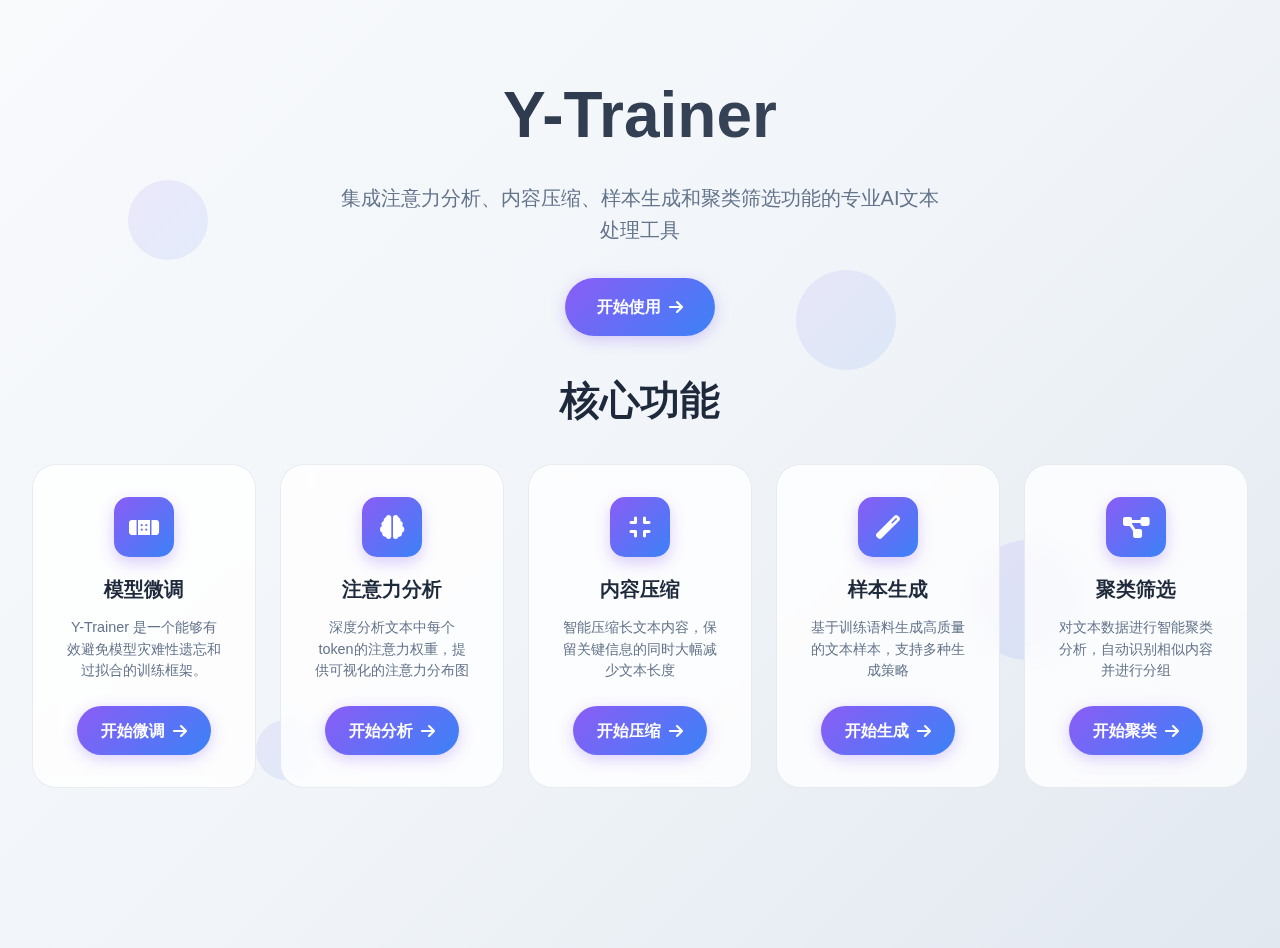
<file: frontend/static/index.html>
<!DOCTYPE html>
<html lang="en">
<head>
    <meta charset="UTF-8">
    <meta name="viewport" content="width=device-width, initial-scale=1.0">
    <title>Y-Trainer</title>
    <link href="https://cdnjs.cloudflare.com/ajax/libs/font-awesome/6.4.0/css/all.min.css" rel="stylesheet">
    <!-- External CSS file reference instead of inline styles -->
    <link rel="stylesheet" href="styles/index.css">
</head>
<body>
    <!-- Floating background elements -->
    <div class="floating-elements">
        <div class="floating-element"></div>
        <div class="floating-element"></div>
        <div class="floating-element"></div>
        <div class="floating-element"></div>
    </div>

    <!-- Main container without sidebar -->
    <div class="main-container">
        <!-- Hero section -->
        <section class="hero-section">
            <h1 class="hero-title">Y-Trainer<br></h1>
            <p class="hero-subtitle">
                集成注意力分析、内容压缩、样本生成和聚类筛选功能的专业AI文本处理工具
            </p>
            <div class="hero-buttons">
                <a href="attention.html" class="btn-primary">
                    <span>开始使用</span>
                    <i class="fas fa-arrow-right"></i>
                </a>
            </div>
        </section>

        <!-- Features section -->
        <section class="features-section" id="features">
            <h2 class="section-title">核心功能</h2>
            
            <div class="features-grid">
                <div class="feature-card" onclick="navigateToFeature('model.html')">
                    <div class="feature-icon">
                        <i class="fas fa-band-aid"></i>
                    </div>
                    <h3 class="feature-title">模型微调</h3>
                    <p class="feature-description">
                        Y-Trainer 是一个能够有效避免模型灾难性遗忘和过拟合的训练框架。
                    </p>
                    <a href="model.html" class="feature-button">
                        <span>开始微调</span>
                        <i class="fas fa-arrow-right"></i>
                    </a>
                </div>
                <div class="feature-card" onclick="navigateToFeature('attention.html')">
                    <div class="feature-icon">
                        <i class="fas fa-brain"></i>
                    </div>
                    <h3 class="feature-title">注意力分析</h3>
                    <p class="feature-description">
                        深度分析文本中每个token的注意力权重，提供可视化的注意力分布图
                    </p>
                    <a href="attention.html" class="feature-button">
                        <span>开始分析</span>
                        <i class="fas fa-arrow-right"></i>
                    </a>
                </div>

                <div class="feature-card" onclick="navigateToFeature('compression.html')">
                    <div class="feature-icon">
                        <i class="fas fa-compress"></i>
                    </div>
                    <h3 class="feature-title">内容压缩</h3>
                    <p class="feature-description">
                        智能压缩长文本内容，保留关键信息的同时大幅减少文本长度
                    </p>
                    <a href="compression.html" class="feature-button">
                        <span>开始压缩</span>
                        <i class="fas fa-arrow-right"></i>
                    </a>
                </div>

                <div class="feature-card" onclick="navigateToFeature('generation.html')">
                    <div class="feature-icon">
                        <i class="fas fa-magic"></i>
                    </div>
                    <h3 class="feature-title">样本生成</h3>
                    <p class="feature-description">
                        基于训练语料生成高质量的文本样本，支持多种生成策略
                    </p>
                    <a href="generation.html" class="feature-button">
                        <span>开始生成</span>
                        <i class="fas fa-arrow-right"></i>
                    </a>
                </div>

                <div class="feature-card" onclick="navigateToFeature('clustering.html')">
                    <div class="feature-icon">
                        <i class="fas fa-project-diagram"></i>
                    </div>
                    <h3 class="feature-title">聚类筛选</h3>
                    <p class="feature-description">
                        对文本数据进行智能聚类分析，自动识别相似内容并进行分组
                    </p>
                    <a href="clustering.html" class="feature-button">
                        <span>开始聚类</span>
                        <i class="fas fa-arrow-right"></i>
                    </a>
                </div>
               
            </div>
        </section>
    </div>

    <!-- External JavaScript file reference instead of inline script -->
    <script src="scripts/index.js"></script>
</body>
</html>
</file>
<file: frontend/static/styles/index.css>
* {
  margin: 0;
  padding: 0;
  box-sizing: border-box;
}

body {
  font-family: -apple-system, BlinkMacSystemFont, "Segoe UI", Roboto, Oxygen, Ubuntu, Cantarell, sans-serif;
  /* Fresh light background with subtle gradient */
  background: linear-gradient(135deg, #f8fafc 0%, #f1f5f9 50%, #e2e8f0 100%);
  color: #1e293b;
  line-height: 1.6;
  min-height: 100vh;
  overflow-x: hidden;
}

/* Animated floating elements background */
.floating-elements {
  position: fixed;
  top: 0;
  left: 0;
  width: 100%;
  height: 100%;
  pointer-events: none;
  z-index: 1;
}

.floating-element {
  position: absolute;
  background: linear-gradient(135deg, rgba(139, 92, 246, 0.1), rgba(59, 130, 246, 0.1));
  border-radius: 50%;
  animation: float 20s infinite linear;
}

.floating-element:nth-child(1) {
  width: 80px;
  height: 80px;
  top: 20%;
  left: 10%;
  animation-delay: 0s;
}

.floating-element:nth-child(2) {
  width: 120px;
  height: 120px;
  top: 60%;
  right: 15%;
  animation-delay: -5s;
}

.floating-element:nth-child(3) {
  width: 60px;
  height: 60px;
  top: 80%;
  left: 20%;
  animation-delay: -10s;
}

.floating-element:nth-child(4) {
  width: 100px;
  height: 100px;
  top: 30%;
  right: 30%;
  animation-delay: -15s;
}

@keyframes float {
  0% {
    transform: translateY(0px) rotate(0deg);
    opacity: 0.7;
  }
  50% {
    transform: translateY(-20px) rotate(180deg);
    opacity: 0.3;
  }
  100% {
    transform: translateY(0px) rotate(360deg);
    opacity: 0.7;
  }
}

.nav-container {
  max-width: 1434px;
  margin: 0 auto;
  display: flex;
  justify-content: space-between;
  align-items: center;
}

.logo {
  font-size: 1.5rem;
  font-weight: 700;
  background: linear-gradient(135deg, #8b5cf6, #3b82f6);
  -webkit-background-clip: text;
  -webkit-text-fill-color: transparent;
  background-clip: text;
}

.nav-links {
  display: flex;
  gap: 2rem;
  list-style: none;
}

.nav-link {
  color: #64748b;
  text-decoration: none;
  font-weight: 500;
  transition: all 0.3s ease;
  position: relative;
}

.nav-link:hover {
  color: #8b5cf6;
}

.nav-link::after {
  content: "";
  position: absolute;
  bottom: -5px;
  left: 0;
  width: 0;
  height: 2px;
  background: linear-gradient(135deg, #8b5cf6, #3b82f6);
  transition: width 0.3s ease;
}

.nav-link:hover::after {
  width: 100%;
}

/* Main container without sidebar */
.main-container {
  max-width: 1500px;
  margin: 0 auto;
  padding: 5rem 2rem 4rem;
  position: relative;
  z-index: 10;
}

/* Hero section with large typography */
.hero-section {
  text-align: center;
  margin-bottom: 2rem;
  animation: fadeInUp 1s ease-out;
}

.hero-title {
  font-size: 4rem;
  font-weight: 800;
  margin-bottom: 2rem;
  background: linear-gradient(135deg, #1e293b, #475569);
  -webkit-background-clip: text;
  -webkit-text-fill-color: transparent;
  background-clip: text;
  line-height: 1.1;
  animation: fadeInUp 1s ease-out 0.2s both;
}

.hero-subtitle {
  font-size: 1.25rem;
  color: #64748b;
  max-width: 600px;
  margin: 0 auto 2rem;
  animation: fadeInUp 1s ease-out 0.4s both;
}

.hero-buttons {
  display: flex;
  gap: 1rem;
  justify-content: center;
  flex-wrap: wrap;
  animation: fadeInUp 1s ease-out 0.6s both;
}

.btn-primary {
  display: inline-flex;
  align-items: center;
  gap: 0.5rem;
  padding: 1rem 2rem;
  background: linear-gradient(135deg, #8b5cf6, #3b82f6);
  border: none;
  border-radius: 50px;
  color: white;
  font-size: 1rem;
  font-weight: 600;
  text-decoration: none;
  transition: all 0.3s ease;
  box-shadow: 0 4px 15px rgba(139, 92, 246, 0.3);
}

.btn-primary:hover {
  transform: translateY(-2px);
  box-shadow: 0 8px 25px rgba(139, 92, 246, 0.4);
}

/* Features grid with card animations */
.features-section {
  margin-bottom: 6rem;
}

.section-title {
  text-align: center;
  font-size: 2.5rem;
  font-weight: 700;
  color: #1e293b;
  margin-bottom: 2rem;
  animation: fadeInUp 1s ease-out;
}

.features-grid {
  display: grid;
  grid-template-columns: repeat(5, 1fr);
  gap: 1.5rem;
}

.feature-card {
  background: rgba(255, 255, 255, 0.8);
  backdrop-filter: blur(10px);
  border: 1px solid rgba(148, 163, 184, 0.2);
  border-radius: 1.5rem;
  padding: 2rem;
  text-align: center;
  transition: all 0.4s ease;
  cursor: pointer;
  position: relative;
  overflow: hidden;
  animation: fadeInUp 1s ease-out;
  min-height: 300px;
}

.feature-card:nth-child(1) {
  animation-delay: 0.1s;
}
.feature-card:nth-child(2) {
  animation-delay: 0.2s;
}
.feature-card:nth-child(3) {
  animation-delay: 0.3s;
}
.feature-card:nth-child(4) {
  animation-delay: 0.4s;
}

.feature-card::before {
  content: "";
  position: absolute;
  top: 0;
  left: -100%;
  width: 100%;
  height: 100%;
  background: linear-gradient(90deg, transparent, rgba(139, 92, 246, 0.1), transparent);
  transition: left 0.6s ease;
}

.feature-card:hover::before {
  left: 100%;
}

.feature-card:hover {
  transform: translateY(-10px);
  box-shadow: 0 20px 40px rgba(139, 92, 246, 0.15);
  border-color: rgba(139, 92, 246, 0.3);
}

.feature-icon {
  width: 60px;
  height: 60px;
  margin: 0 auto 1rem;
  background: linear-gradient(135deg, #8b5cf6, #3b82f6);
  border-radius: 15px;
  display: flex;
  align-items: center;
  justify-content: center;
  font-size: 1.5rem;
  color: white;
  box-shadow: 0 6px 15px rgba(139, 92, 246, 0.3);
  transition: all 0.3s ease;
}

.feature-card:hover .feature-icon {
  transform: scale(1.1) rotate(5deg);
}

.feature-title {
  font-size: 1.25rem;
  font-weight: 700;
  color: #1e293b;
  margin-bottom: 0.75rem;
}

.feature-description {
  color: #64748b;
  margin-bottom: 1.5rem;
  line-height: 1.5;
  font-size: 0.9rem;
}

.feature-button {
  display: inline-flex;
  align-items: center;
  gap: 0.5rem;
  padding: 0.75rem 1.5rem;
  background: linear-gradient(135deg, #8b5cf6, #3b82f6);
  border: none;
  border-radius: 25px;
  color: white;
  font-weight: 600;
  text-decoration: none;
  transition: all 0.3s ease;
  box-shadow: 0 4px 15px rgba(139, 92, 246, 0.3);
}

.feature-button:hover {
  transform: translateY(-2px);
  box-shadow: 0 6px 20px rgba(139, 92, 246, 0.4);
}

/* Stats section */
.stats-section {
  background: rgba(255, 255, 255, 0.6);
  backdrop-filter: blur(10px);
  border-radius: 2rem;
  padding: 4rem 2rem;
  margin-bottom: 6rem;
  text-align: center;
  border: 1px solid rgba(148, 163, 184, 0.2);
  animation: fadeInUp 1s ease-out;
}

.stats-grid {
  display: grid;
  grid-template-columns: repeat(auto-fit, minmax(200px, 1fr));
  gap: 3rem;
  max-width: 800px;
  margin: 0 auto;
}

.stat-item {
  animation: fadeInUp 1s ease-out;
}

.stat-item:nth-child(1) {
  animation-delay: 0.1s;
}
.stat-item:nth-child(2) {
  animation-delay: 0.2s;
}
.stat-item:nth-child(3) {
  animation-delay: 0.3s;
}
.stat-item:nth-child(4) {
  animation-delay: 0.4s;
}

.stat-number {
  font-size: 3rem;
  font-weight: 800;
  background: linear-gradient(135deg, #8b5cf6, #3b82f6);
  -webkit-background-clip: text;
  -webkit-text-fill-color: transparent;
  background-clip: text;
  display: block;
  margin-bottom: 0.5rem;
}

.stat-label {
  color: #64748b;
  font-weight: 500;
}

/* Animations */
@keyframes slideDown {
  from {
    transform: translateY(-100%);
    opacity: 0;
  }
  to {
    transform: translateY(0);
    opacity: 1;
  }
}

@keyframes fadeInUp {
  from {
    transform: translateY(30px);
    opacity: 0;
  }
  to {
    transform: translateY(0);
    opacity: 1;
  }
}

/* Responsive design */
@media (max-width: 1200px) {
  .features-grid {
    grid-template-columns: repeat(2, 1fr);
  }
}

@media (max-width: 768px) {
  .hero-title {
    font-size: 2.5rem;
  }

  .hero-buttons {
    flex-direction: column;
    align-items: center;
  }

  .nav-links {
    display: none;
  }

  .main-container {
    padding: 6rem 1rem 2rem;
  }

  .features-grid {
    grid-template-columns: 1fr;
  }

  .stats-grid {
    grid-template-columns: repeat(2, 1fr);
    gap: 2rem;
  }
}
</file>
